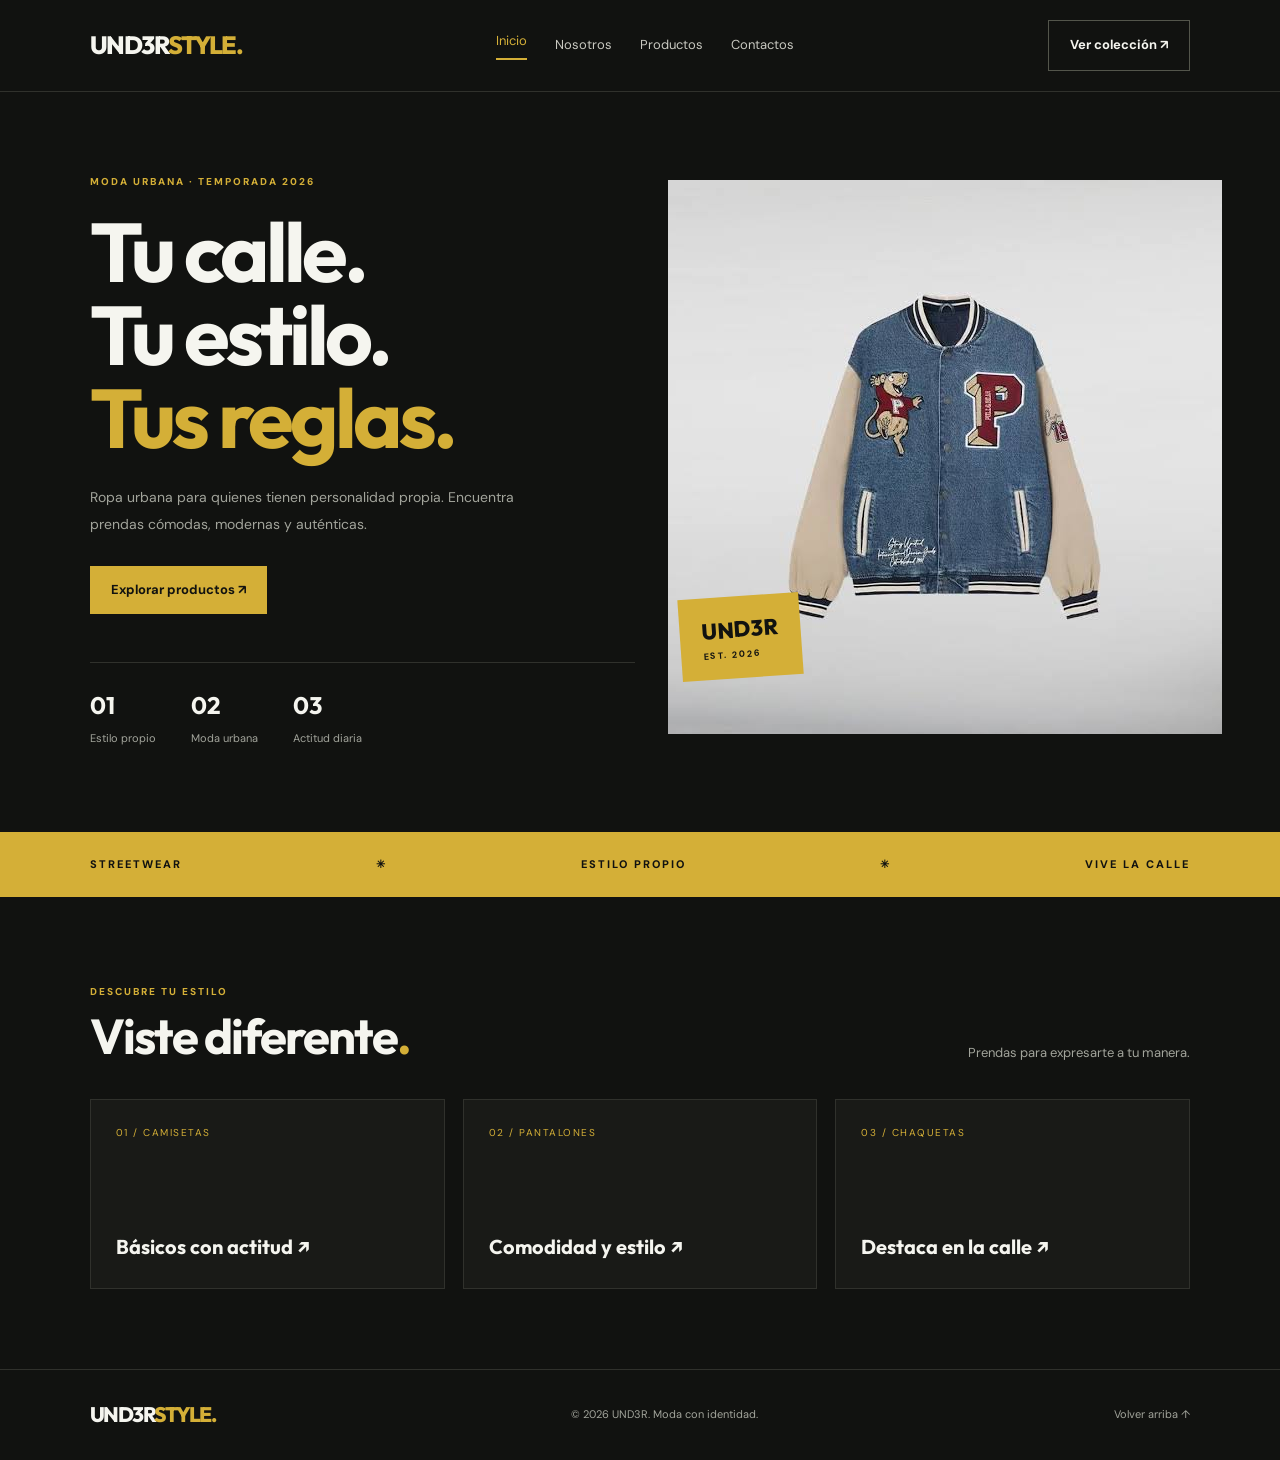
<file: index.html>
<!DOCTYPE html>
<html lang="es">
<head>
    <meta charset="UTF-8">
    <meta name="viewport" content="width=device-width, initial-scale=1.0">
    <title>UND3R| Inicio</title>
    <link rel="stylesheet" href="./style.css">
</head>
<body>
    <header class="encabezado">
        <a href="index.html" class="logo">UND3R<span>STYLE.</span></a>
        <nav class="menu">
            <a href="index.html" class="activo">Inicio</a>
            <a href="nosotros.html">Nosotros</a>
            <a href="productos.html">Productos</a>
            <a href="contactos.html">Contactos</a>
        </nav>
        <a href="productos.html" class="boton boton-menu">Ver colección ↗</a>
    </header>

    <main>
        <section class="hero">
            <div class="hero-contenido">
                <span class="etiqueta">MODA URBANA · TEMPORADA 2026</span>
                <h1>Tu calle.<br>Tu estilo.<br><span>Tus reglas.</span></h1>
                <p>Ropa urbana para quienes tienen personalidad propia. Encuentra prendas cómodas, modernas y auténticas.</p>
                <a href="productos.html" class="boton boton-principal">Explorar productos ↗</a>
                <div class="estadisticas">
                    <div><strong>01</strong><small>Estilo propio</small></div>
                    <div><strong>02</strong><small>Moda urbana</small></div>
                    <div><strong>03</strong><small>Actitud diaria</small></div>
                </div>
            </div>

            <div class="hero-visual">
                <div class="imagen-grande">
                    <img src="imagenes/portada.jpg" alt="Moda urbana">
                </div>
                <div class="sello"><span>UND3R</span><strong>EST. 2026</strong></div>
            </div>
        </section>

        <section class="franja">
            <span>STREETWEAR</span><span>✳</span>
            <span>ESTILO PROPIO</span><span>✳</span>
            <span>VIVE LA CALLE</span>
        </section>

        <section class="seccion">
            <div class="encabezado-seccion">
                <div>
                    <span class="etiqueta">DESCUBRE TU ESTILO</span>
                    <h2>Viste diferente<span>.</span></h2>
                </div>
                <p>Prendas para expresarte a tu manera.</p>
            </div>
            <div class="tarjetas-inicio">
                <a href="productos.html" class="tarjeta">
                    <span>01 / CAMISETAS</span>
                    <strong>Básicos con actitud ↗</strong>
                </a>
                <a href="productos.html" class="tarjeta">
                    <span>02 / PANTALONES</span>
                    <strong>Comodidad y estilo ↗</strong>
                </a>
                <a href="productos.html" class="tarjeta">
                    <span>03 / CHAQUETAS</span>
                    <strong>Destaca en la calle ↗</strong>
                </a>
            </div>
        </section>
    </main>

    <footer class="pie">
        <a href="index.html" class="logo">UND3R<span>STYLE.</span></a>
        <p>© 2026 UND3R. Moda con identidad.</p>
        <a href="#top">Volver arriba ↑</a>
    </footer>
</body>
</html>
</file>
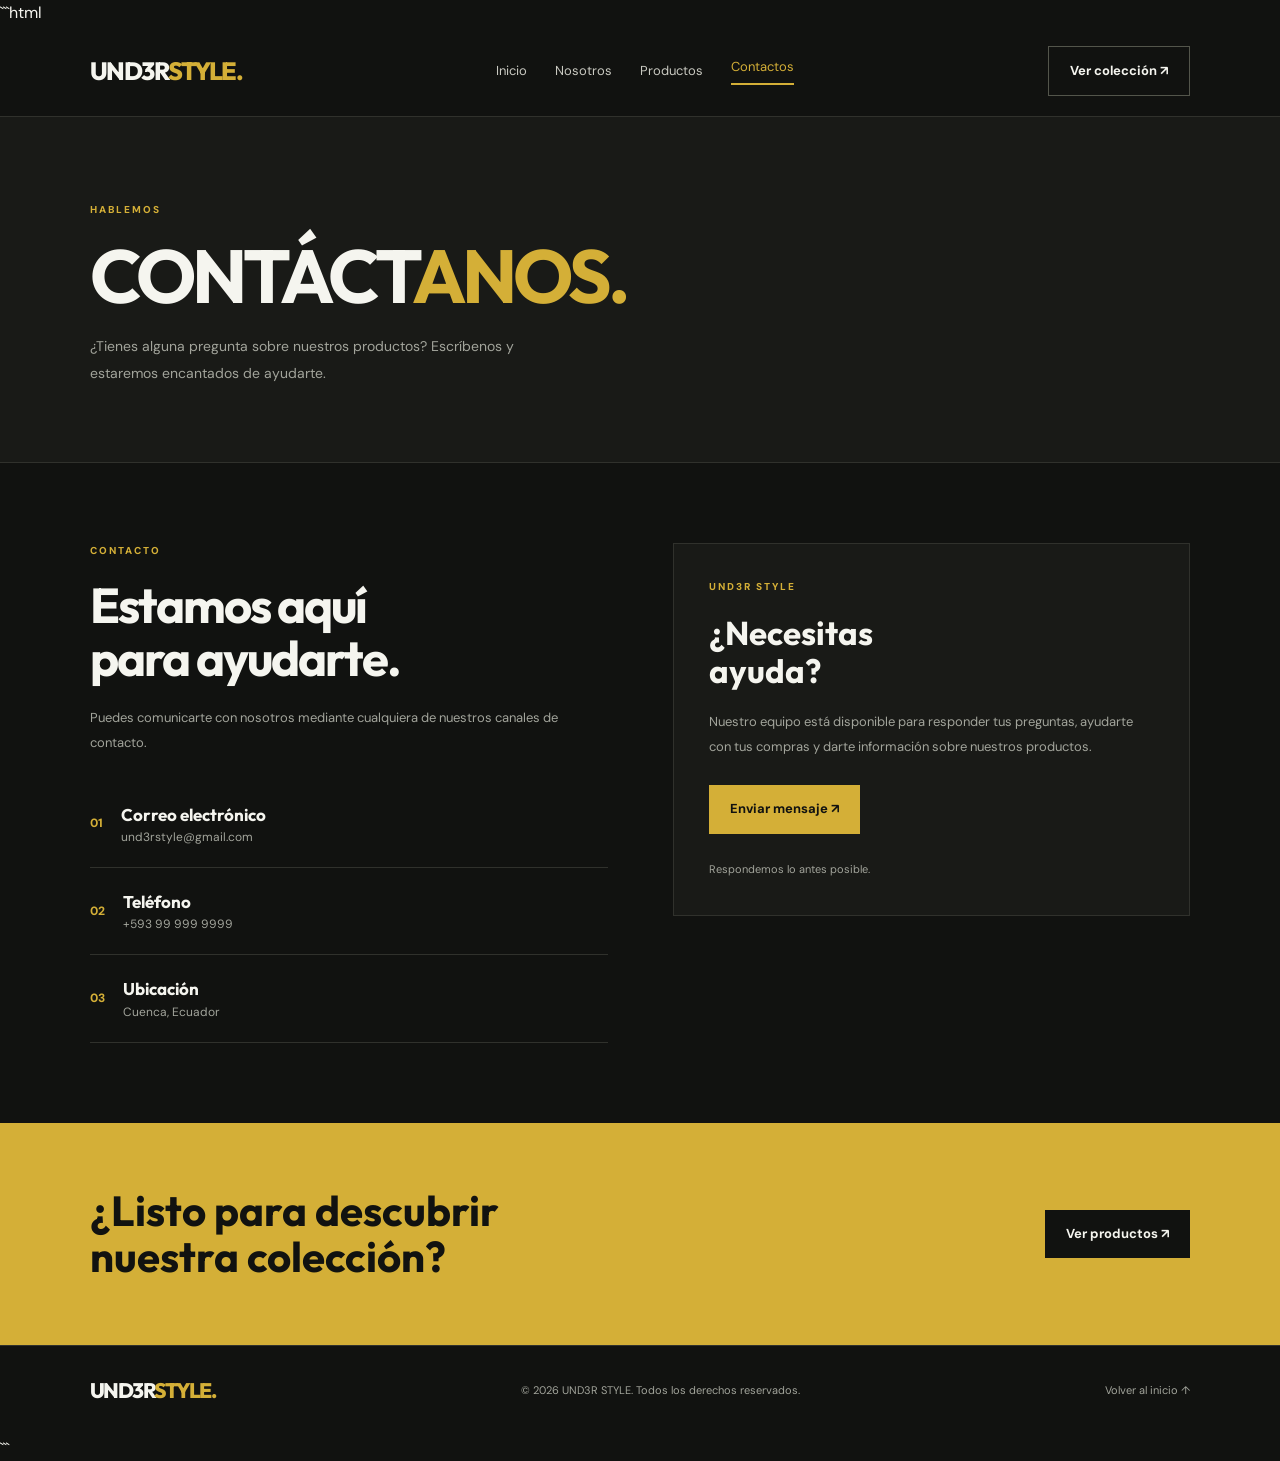
<file: contactos.html>
```html
<!DOCTYPE html>
<html lang="es">

<head>
    <meta charset="UTF-8">
    <meta name="viewport" content="width=device-width, initial-scale=1.0">
    <title>UND3R | Contactos</title>
    <link rel="stylesheet" href="./style.css">
</head>

<body>

    <!-- ENCABEZADO -->
    <header class="encabezado">

        <a href="index.html" class="logo">
            UND3R<span>STYLE.</span>
        </a>

        <nav class="menu">
            <a href="index.html">Inicio</a>
            <a href="nosotros.html">Nosotros</a>
            <a href="productos.html">Productos</a>
            <a href="contactos.html" class="activo">Contactos</a>
        </nav>

        <a href="productos.html" class="boton boton-menu">
            Ver colección ↗
        </a>

    </header>


    <!-- CABECERA DE CONTACTOS -->
    <section class="pagina-cabecera">

        <span class="etiqueta">HABLEMOS</span>

        <h1>
            CONTÁCT<span>ANOS.</span>
        </h1>

        <p>
            ¿Tienes alguna pregunta sobre nuestros productos?
            Escríbenos y estaremos encantados de ayudarte.
        </p>

    </section>


    <!-- INFORMACIÓN DE CONTACTO -->
    <section class="seccion">

        <div class="contacto-contenido">

            <!-- INFORMACIÓN -->
            <div class="contacto-info">

                <span class="etiqueta">CONTACTO</span>

                <h2>
                    Estamos aquí<br>
                    para <span>ayudarte.</span>
                </h2>

                <p>
                    Puedes comunicarte con nosotros mediante cualquiera
                    de nuestros canales de contacto.
                </p>


                <div class="dato-contacto">

                    <span>01</span>

                    <div>
                        <h3>Correo electrónico</h3>
                        <p>und3rstyle@gmail.com</p>
                    </div>

                </div>


                <div class="dato-contacto">

                    <span>02</span>

                    <div>
                        <h3>Teléfono</h3>
                        <p>+593 99 999 9999</p>
                    </div>

                </div>


                <div class="dato-contacto">

                    <span>03</span>

                    <div>
                        <h3>Ubicación</h3>
                        <p>Cuenca, Ecuador</p>
                    </div>

                </div>

            </div>


            <!-- PANEL -->
            <div class="contacto-panel">

                <span class="etiqueta">
                    UND3R STYLE
                </span>

                <h2>
                    ¿Necesitas<br>
                    <span>ayuda?</span>
                </h2>

                <p>
                    Nuestro equipo está disponible para responder
                    tus preguntas, ayudarte con tus compras y darte
                    información sobre nuestros productos.
                </p>

                <a href="mailto:und3rstyle@gmail.com"
                   class="boton boton-principal">
                    Enviar mensaje ↗
                </a>

                <p class="nota">
                    Respondemos lo antes posible.
                </p>

            </div>

        </div>

    </section>


    <!-- LLAMADA A LA ACCIÓN -->
    <section class="llamada">

        <h2>
            ¿Listo para descubrir<br>
            nuestra colección?
        </h2>

        <a href="productos.html" class="boton boton-principal">
            Ver productos ↗
        </a>

    </section>


    <!-- PIE DE PÁGINA -->
    <footer class="pie">

        <div class="logo">
            UND3R<span>STYLE.</span>
        </div>

        <p>
            © 2026 UND3R STYLE. Todos los derechos reservados.
        </p>

        <a href="index.html">
            Volver al inicio ↑
        </a>

    </footer>

</body>
</html>
```
</file>
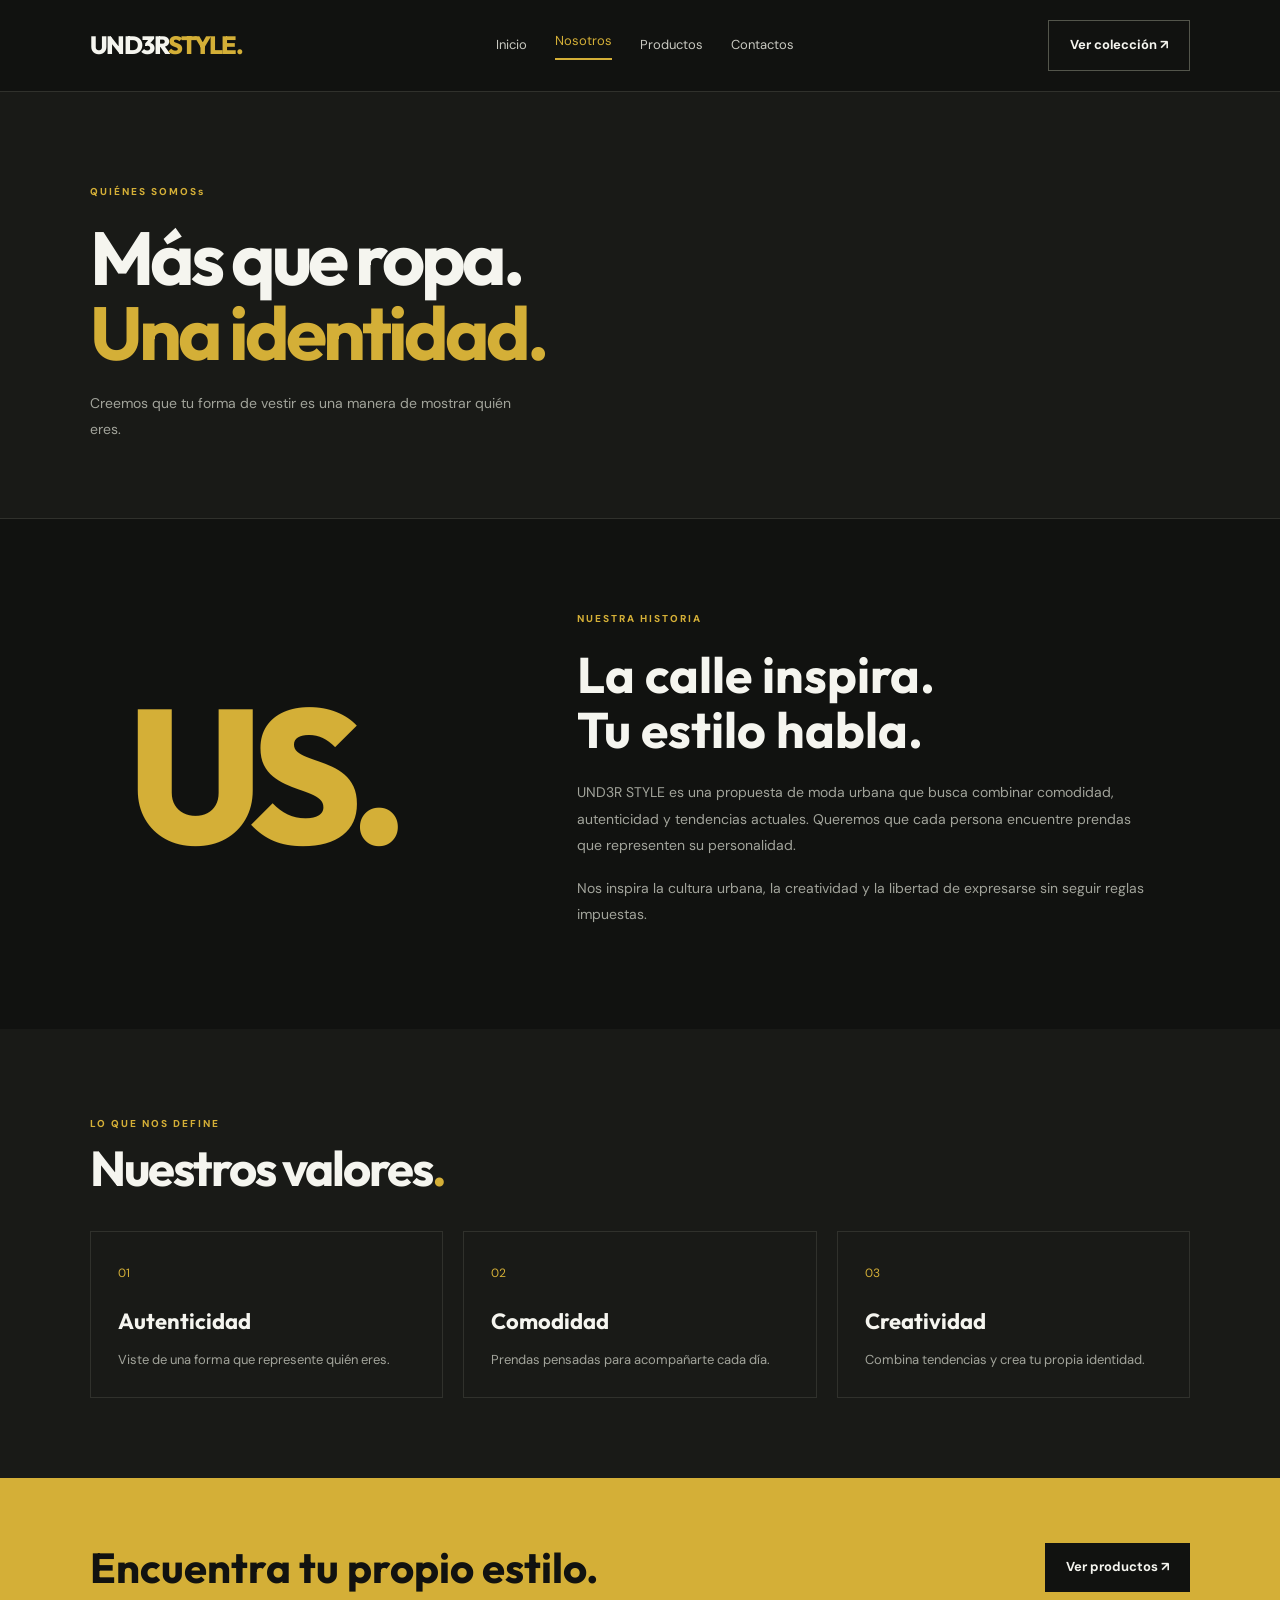
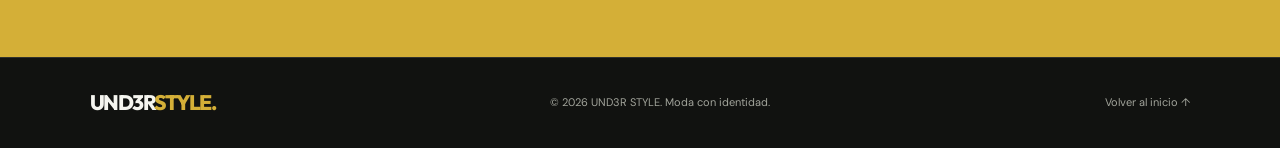
<file: nosotros.html>
<!DOCTYPE html>
<html lang="es">
<head>
    <meta charset="UTF-8">
    <meta name="viewport" content="width=device-width, initial-scale=1.0">
    <title>UND3R STYLE | Nosotros</title>
    <link rel="stylesheet" href="./style.css">
</head>
<body>
    <header class="encabezado">
        <a href="index.html" class="logo">UND3R<span>STYLE.</span></a>
        <nav class="menu">
            <a href="index.html">Inicio</a>
            <a href="nosotros.html" class="activo">Nosotros</a>
            <a href="productos.html">Productos</a>
            <a href="contactos.html">Contactos</a>
        </nav>
        <a href="productos.html" class="boton boton-menu">Ver colección ↗</a>
    </header>

    <main>
        <section class="pagina-cabecera">
            <span class="etiqueta">QUIÉNES SOMOSs</span>
            <h1>Más que ropa.<br><span>Una identidad.</span></h1>
            <p>Creemos que tu forma de vestir es una manera de mostrar quién eres.</p>
        </section>

        <section class="nosotros-contenido">
            <div class="bloque-marca">US<span>.</span></div>
            <div>
                <span class="etiqueta">NUESTRA HISTORIA</span>
                <h2>La calle inspira.<br>Tu estilo habla.</h2>
                <p>UND3R STYLE es una propuesta de moda urbana que busca combinar comodidad, autenticidad y tendencias actuales. Queremos que cada persona encuentre prendas que representen su personalidad.</p>
                <p>Nos inspira la cultura urbana, la creatividad y la libertad de expresarse sin seguir reglas impuestas.</p>
            </div>
        </section>

        <section class="valores seccion">
            <div class="encabezado-seccion">
                <div>
                    <span class="etiqueta">LO QUE NOS DEFINE</span>
                    <h2>Nuestros valores<span>.</span></h2>
                </div>
            </div>
            <div class="rejilla-valores">
                <article class="valor">
                    <span>01</span>
                    <h3>Autenticidad</h3>
                    <p>Viste de una forma que represente quién eres.</p>
                </article>
                <article class="valor">
                    <span>02</span>
                    <h3>Comodidad</h3>
                    <p>Prendas pensadas para acompañarte cada día.</p>
                </article>
                <article class="valor">
                    <span>03</span>
                    <h3>Creatividad</h3>
                    <p>Combina tendencias y crea tu propia identidad.</p>
                </article>
            </div>
        </section>

        <section class="llamada">
            <h2>Encuentra tu propio estilo.</h2>
            <a href="productos.html" class="boton boton-principal">Ver productos ↗</a>
        </section>
    </main>

    <footer class="pie">
        <a href="index.html" class="logo">UND3R<span>STYLE.</span></a>
        <p>© 2026 UND3R STYLE. Moda con identidad.</p>
        <a href="index.html">Volver al inicio ↑</a>
    </footer>
</body>
</html>
</file>
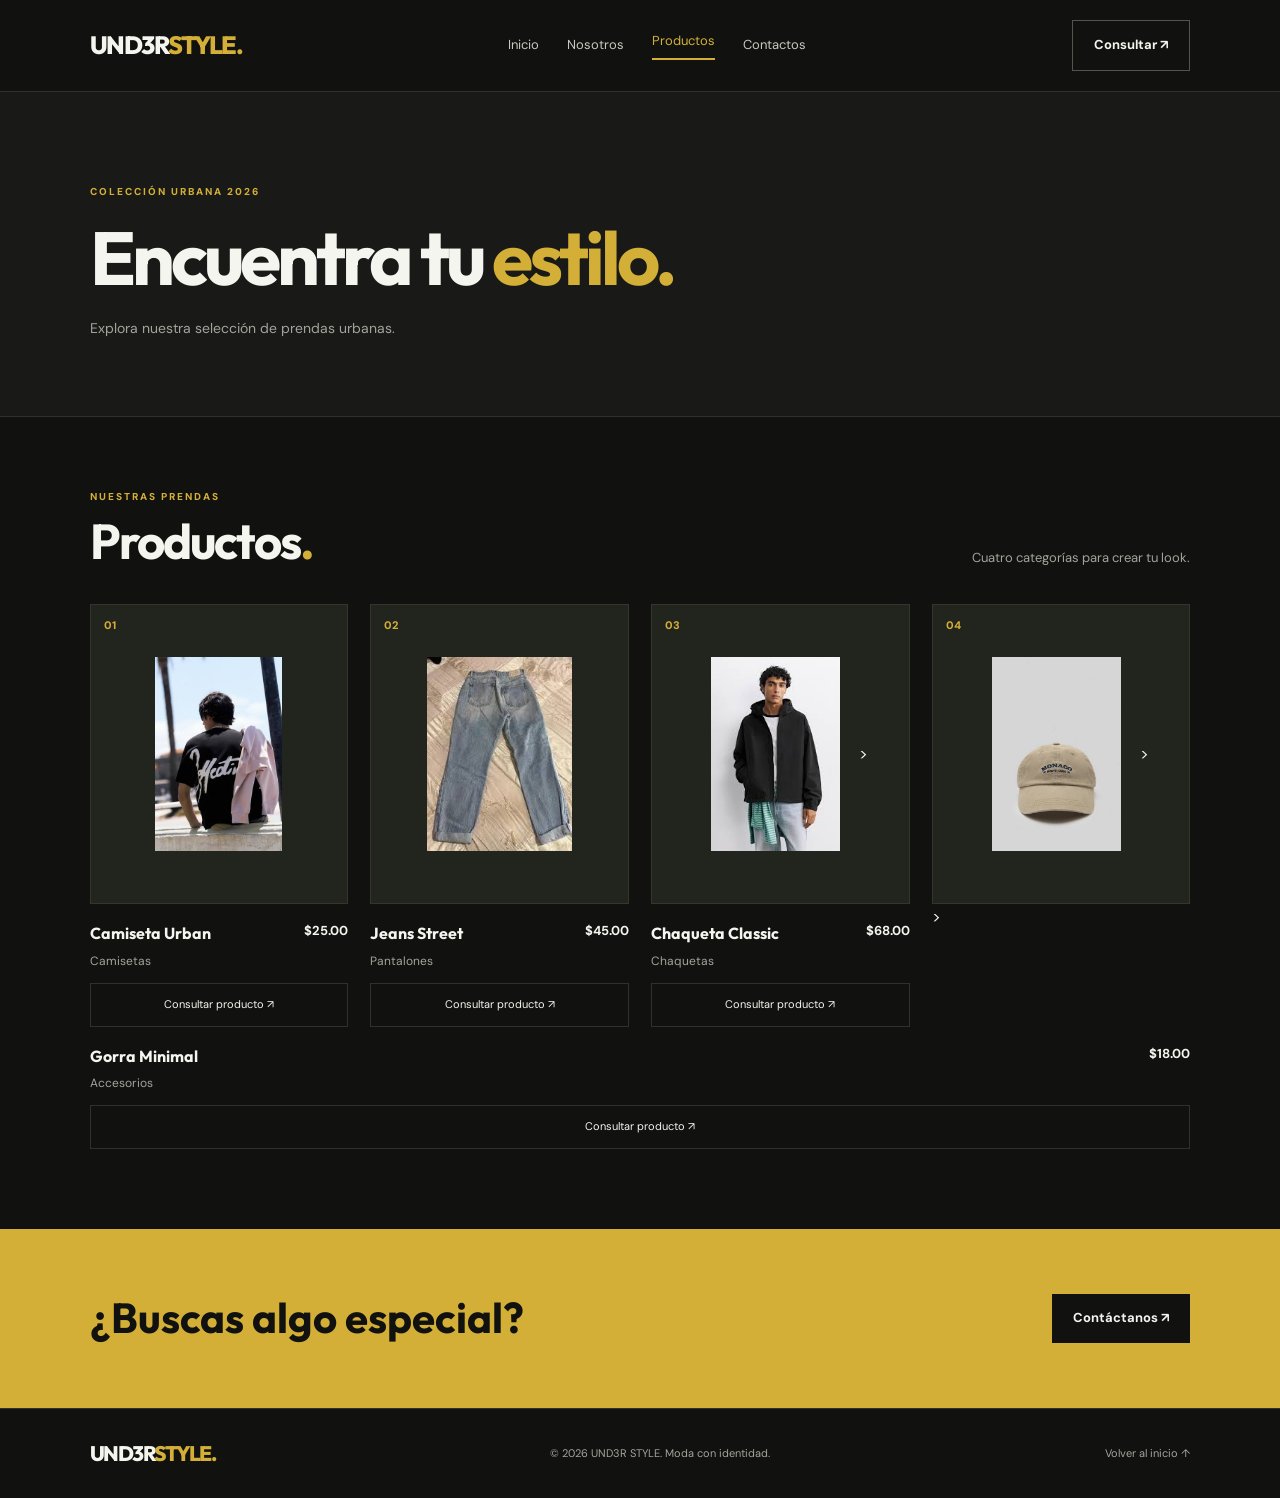
<file: productos.html>
<!DOCTYPE html>
<html lang="es">
<head>
    <meta charset="UTF-8">
    <meta name="viewport" content="width=device-width, initial-scale=1.0">
    <title>UND3R STYLE | Productos</title>
    <link rel="stylesheet" href="./style.css">
</head>
<body>
    <header class="encabezado">
        <a href="index.html" class="logo">UND3R<span>STYLE.</span></a>
        <nav class="menu">
            <a href="index.html">Inicio</a>
            <a href="nosotros.html">Nosotros</a>
            <a href="productos.html" class="activo">Productos</a>
            <a href="contactos.html">Contactos</a>
        </nav>
        <a href="contactos.html" class="boton boton-menu">Consultar ↗</a>
    </header>

    <main>
        <section class="pagina-cabecera">
            <span class="etiqueta">COLECCIÓN URBANA 2026</span>
            <h1>Encuentra tu <span>estilo.</span></h1>
            <p>Explora nuestra selección de prendas urbanas.</p>
        </section>

        <section class="seccion catalogo">
            <div class="encabezado-seccion">
                <div>
                    <span class="etiqueta">NUESTRAS PRENDAS</span>
                    <h2>Productos<span>.</span></h2>
                </div>
                <p>Cuatro categorías para crear tu look.</p>
            </div>

            <div class="rejilla-productos">
                <article class="producto">
                    <div class="producto-foto">
                        <span class="numero-producto">01</span>
                        <img src="imagenes/camiseta.jpg" class="imagen-pequena">
                    </div>
                    <div class="producto-detalle">
                        <div><h3>Camiseta Urban</h3><p>Camisetas</p></div>
                        <strong>$25.00</strong>
                    </div>
                    <a href="contactos.html" class="enlace-producto">Consultar producto ↗</a>
                </article>

                <article class="producto">
                    <div class="producto-foto">
                        <span class="numero-producto">02</span>
                        <img src="imagenes/jeans.jpg" class="imagen-pequena">
                    </div>
                    <div class="producto-detalle">
                        <div><h3>Jeans Street</h3><p>Pantalones</p></div>
                        <strong>$45.00</strong>
                    </div>
                    <a href="contactos.html" class="enlace-producto">Consultar producto ↗</a>
                </article>

                <article class="producto">
                    <div class="producto-foto">
                        <span class="numero-producto">03</span>
                        <img src="imagenes/chaqueta.jpg"  class="imagen-pequena">>
                    </div>
                    <div class="producto-detalle">
                        <div><h3>Chaqueta Classic</h3><p>Chaquetas</p></div>
                        <strong>$68.00</strong>
                    </div>
                    <a href="contactos.html" class="enlace-producto">Consultar producto ↗</a>
                </article>

                <article class="producto">
                    <div class="producto-foto">
                        <span class="numero-producto">04</span>
                       <img src="imagenes/gorra.jpg" class="imagen-pequena">>
                    </div>>
                    </div>
                    <div class="producto-detalle">
                        <div><h3>Gorra Minimal</h3><p>Accesorios</p></div>
                        <strong>$18.00</strong>
                    </div>
                    <a href="contactos.html" class="enlace-producto">Consultar producto ↗</a>
                </article>
            </div>
        </section>

        <section class="llamada">
            <h2>¿Buscas algo especial?</h2>
            <a href="contactos.html" class="boton boton-principal">Contáctanos ↗</a>
        </section>
    </main>

    <footer class="pie">
        <a href="index.html" class="logo">UND3R<span>STYLE.</span></a>
        <p>© 2026 UND3R STYLE. Moda con identidad.</p>
        <a href="index.html">Volver al inicio ↑</a>
    </footer>
</body>
</html>
</file>
<file: style.css>
@import url('https://fonts.googleapis.com/css2?family=DM+Sans:wght@400;500;600;700;800&family=Outfit:wght@400;500;600;700;800&display=swap');

:root {
    --fondo: #111210;
    --panel: #191a17;
    --blanco: #f5f5ef;
    --gris: #a2a49b;
    --verde: #d4af37;
    --borde: #30312c;
}

* {
    margin: 0;
    padding: 0;
    box-sizing: border-box;
    scroll-behavior: smooth;
}

body {
    font-family: 'DM Sans', sans-serif;
    background: var(--fondo);
    color: var(--blanco);
    line-height: 1.6;
}

a {
    color: inherit;
    text-decoration: none;
}

.encabezado {
    min-height: 82px;
    padding: 20px 7%;
    display: flex;
    align-items: center;
    justify-content: space-between;
    gap: 25px;
    border-bottom: 1px solid var(--borde);
}

.logo {
    font-family: 'Outfit', sans-serif;
    font-size: 25px;
    font-weight: 800;
    letter-spacing: -1.5px;
    white-space: nowrap;
}

.logo span,
.contacto h2 span,
.encabezado-seccion h2 span {
    color: var(--verde);
}

.menu {
    display: flex;
    align-items: center;
    gap: 28px;
}

.menu a {
    color: #c9c9c1;
    font-size: 13px;
    transition: color 0.2s;
}

.menu a:hover,
.menu a.activo {
    color: var(--verde);
}

.menu a.activo {
    border-bottom: 2px solid var(--verde);
    padding-bottom: 6px;
}

.boton {
    display: inline-flex;
    align-items: center;
    justify-content: center;
    gap: 12px;
    padding: 14px 21px;
    font-size: 13px;
    font-weight: 700;
    transition: 0.25s;
}

.boton-menu {
    border: 1px solid #53554b;
}

.boton-menu:hover {
    background: var(--verde);
    color: var(--fondo);
}

.boton-principal {
    background: var(--verde);
    color: var(--fondo);
}

.boton-principal:hover {
    background: #dcffa0;
    transform: translateY(-2px);
}

.hero {
    padding: 75px 7% 85px;
    display: grid;
    grid-template-columns: 1fr 0.9fr;
    align-items: center;
    gap: 65px;
}

.hero-contenido {
    max-width: 580px;
}

.etiqueta {
    display: inline-block;
    color: var(--verde);
    font-size: 10px;
    font-weight: 800;
    letter-spacing: 2px;
    margin-bottom: 20px;
}

.hero h1,
.pagina-cabecera h1 {
    font-family: 'Outfit', sans-serif;
    font-size: clamp(50px, 6.5vw, 88px);
    line-height: 1;
    letter-spacing: -4px;
    margin-bottom: 25px;
}

.hero h1 span,
.pagina-cabecera h1 span {
    color: var(--verde);
}

.hero-contenido > p,
.pagina-cabecera > p {
    max-width: 450px;
    color: var(--gris);
    font-size: 14px;
    line-height: 1.9;
    margin-bottom: 28px;
}

.estadisticas {
    display: flex;
    gap: 35px;
    margin-top: 48px;
    padding-top: 23px;
    border-top: 1px solid var(--borde);
}

.estadisticas div {
    display: flex;
    flex-direction: column;
    gap: 5px;
}

.estadisticas strong {
    font-family: 'Outfit', sans-serif;
    font-size: 24px;
}

.estadisticas small {
    color: var(--gris);
    font-size: 11px;
}

.hero-visual {
    position: relative;
    min-width: 0;
}

.imagen-grande {
    height: 490px;
    background: #22241e;
    border: 1px solid #34362d;
    display: flex;
    align-items: center;
    justify-content: center;
}

.marcador-foto {
    display: inline-block;
    color: #757969;
    border: 1px dashed #696d5c;
    padding: 12px;
    font-size: 10px;
    font-weight: 700;
    letter-spacing: 1.5px;
    text-align: center;
}

.sello {
    position: absolute;
    left: -20px;
    bottom: 25px;
    padding: 16px 22px;
    display: flex;
    flex-direction: column;
    background: var(--verde);
    color: var(--fondo);
    transform: rotate(-4deg);
}

.sello span {
    font-family: 'Outfit', sans-serif;
    font-size: 22px;
    font-weight: 800;
}

.sello strong {
    font-size: 9px;
    letter-spacing: 2px;
}

.franja {
    padding: 20px 7%;
    min-height: 65px;
    display: flex;
    align-items: center;
    justify-content: space-between;
    gap: 18px;
    background: var(--verde);
    color: var(--fondo);
    font-size: 11px;
    font-weight: 800;
    letter-spacing: 2px;
}

.seccion {
    padding: 80px 7%;
}

.encabezado-seccion {
    display: flex;
    align-items: end;
    justify-content: space-between;
    gap: 25px;
    margin-bottom: 35px;
}

.encabezado-seccion .etiqueta {
    margin-bottom: 10px;
}

.encabezado-seccion h2,
.contacto-info h2 {
    font-family: 'Outfit', sans-serif;
    font-size: clamp(35px, 4vw, 49px);
    letter-spacing: -2px;
    line-height: 1.1;
}

.encabezado-seccion > p {
    color: var(--gris);
    font-size: 13px;
}

.tarjetas-inicio {
    display: grid;
    grid-template-columns: repeat(3, minmax(0, 1fr));
    gap: 18px;
}

.tarjeta {
    min-height: 190px;
    padding: 25px;
    background: var(--panel);
    border: 1px solid var(--borde);
    display: flex;
    flex-direction: column;
    justify-content: space-between;
    gap: 25px;
    transition: border-color 0.25s, transform 0.25s;
}

.tarjeta:hover {
    border-color: var(--verde);
    transform: translateY(-4px);
}

.tarjeta span {
    color: var(--verde);
    font-size: 10px;
    letter-spacing: 1.5px;
}

.tarjeta strong {
    font-family: 'Outfit', sans-serif;
    font-size: 20px;
}

.pie {
    padding: 28px 7%;
    border-top: 1px solid var(--borde);
    display: flex;
    align-items: center;
    justify-content: space-between;
    flex-wrap: wrap;
    gap: 20px;
}

.pie .logo {
    font-size: 21px;
}

.pie p,
.pie > a:last-child {
    color: var(--gris);
    font-size: 11px;
}

/* PÁGINAS INTERIORES */

.pagina-cabecera {
    padding: 85px 7% 75px;
    background: var(--panel);
    border-bottom: 1px solid var(--borde);
}

.pagina-cabecera h1 {
    font-size: clamp(45px, 6vw, 75px);
    margin-bottom: 20px;
}

.pagina-cabecera > p {
    margin-bottom: 0;
}

.nosotros-contenido {
    padding: 85px 10%;
    display: grid;
    grid-template-columns: 0.8fr 1.2fr;
    align-items: center;
    gap: 65px;
}

.bloque-marca {
    font-family: 'Outfit', sans-serif;
    font-size: clamp(100px, 18vw, 190px);
    font-weight: 800;
    letter-spacing: -12px;
    line-height: 1;
    color: var(--verde);
}

.nosotros-contenido h2 {
    font-family: 'Outfit', sans-serif;
    font-size: clamp(35px, 4vw, 50px);
    line-height: 1.1;
    margin-bottom: 22px;
}

.nosotros-contenido p {
    color: var(--gris);
    font-size: 14px;
    line-height: 1.9;
    margin-bottom: 16px;
}

.valores {
    background: var(--panel);
}

.rejilla-valores {
    display: grid;
    grid-template-columns: repeat(3, minmax(0, 1fr));
    gap: 20px;
}

.valor {
    padding: 27px;
    border: 1px solid var(--borde);
}

.valor > span {
    color: var(--verde);
    font-size: 12px;
}

.valor h3 {
    font-family: 'Outfit', sans-serif;
    font-size: 22px;
    margin: 20px 0 10px;
}

.valor p {
    color: var(--gris);
    font-size: 13px;
}

.llamada {
    padding: 65px 7%;
    display: flex;
    justify-content: space-between;
    align-items: center;
    gap: 25px;
    background: var(--verde);
    color: var(--fondo);
}

.llamada h2 {
    font-family: 'Outfit', sans-serif;
    font-size: clamp(27px, 4vw, 42px);
    line-height: 1.1;
}

.llamada .boton-principal {
    background: var(--fondo);
    color: var(--blanco);
    flex-shrink: 0;
}

/* CATÁLOGO */

.catalogo {
    padding-top: 65px;
}

.catalogo .encabezado-seccion {
    margin-bottom: 35px;
}

.rejilla-productos {
    display: grid;
    grid-template-columns: repeat(4, minmax(0, 1fr));
    gap: 22px;
}

.producto {
    min-width: 0;
}

.producto-foto {
    height: 300px;
    background: #22241e;
    border: 1px solid #34362d;
    display: flex;
    align-items: center;
    justify-content: center;
    position: relative;
    transition: background 0.25s;
    overflow: hidden;
}
.producto-foto img {
    width: 100%;
    height: 100%;
    object-fit: contain;
    display: block;
}

.producto:hover .producto-foto {
    background: #292d21;
}

.numero-producto {
    position: absolute;
    top: 12px;
    left: 13px;
    color: var(--verde);
    font-size: 11px;
    font-weight: 800;
}

.producto-detalle {
    padding: 17px 0 12px;
    display: flex;
    justify-content: space-between;
    align-items: start;
    gap: 10px;
}

.producto-detalle h3 {
    font-family: 'Outfit', sans-serif;
    font-size: 16px;
}

.producto-detalle p {
    color: var(--gris);
    font-size: 12px;
    margin-top: 5px;
}

.producto-detalle > strong {
    font-size: 13px;
    white-space: nowrap;
}

.enlace-producto {
    display: block;
    padding: 12px 8px;
    border: 1px solid var(--borde);
    text-align: center;
    font-size: 11px;
    transition: 0.25s;
}

.enlace-producto:hover {
    color: var(--fondo);
    background: var(--verde);
    border-color: var(--verde);
}

/* CONTACTOS */

.contacto-contenido {
    display: grid;
    grid-template-columns: 1fr 1fr;
    gap: 65px;
    align-items: start;
}

.contacto-info h2 {
    margin-bottom: 20px;
}

.contacto-info > p,
.contacto-panel > p {
    color: var(--gris);
    font-size: 13px;
    line-height: 1.9;
    margin-bottom: 25px;
}

.dato-contacto {
    display: flex;
    align-items: center;
    gap: 18px;
    padding: 20px 0;
    border-bottom: 1px solid var(--borde);
}

.dato-contacto > span {
    color: var(--verde);
    font-size: 12px;
    font-weight: 800;
}

.dato-contacto h3 {
    font-family: 'Outfit', sans-serif;
    font-size: 17px;
}

.dato-contacto p {
    color: var(--gris);
    font-size: 12px;
}

.contacto-panel {
    padding: 35px;
    background: var(--panel);
    border: 1px solid var(--borde);
}

.contacto-panel h2 {
    font-family: 'Outfit', sans-serif;
    font-size: 33px;
    line-height: 1.15;
    margin-bottom: 20px;
}

.contacto-panel .nota {
    margin-top: 25px;
    margin-bottom: 0;
    font-size: 11px;
}

/* TABLETS */

@media (max-width: 1000px) {
    .encabezado {
        padding-left: 5%;
        padding-right: 5%;
        flex-wrap: wrap;
    }

    .menu {
        gap: 16px;
    }

    .hero {
        padding: 60px 5%;
        gap: 35px;
    }

    .hero h1 {
        font-size: 62px;
    }

    .imagen-grande {
        height: 400px;
    }

    .seccion {
        padding: 65px 5%;
    }

    .rejilla-productos {
        grid-template-columns: repeat(2, minmax(0, 1fr));
        gap: 28px 18px;
    }

    .producto-foto {
        height: 320px;
    }

    .nosotros-contenido {
        padding: 65px 7%;
        gap: 30px;
    }

    .contacto-contenido {
        gap: 30px;
    }

    .pie {
        padding-left: 5%;
        padding-right: 5%;
    }
}

/* CELULARES */

@media (max-width: 650px) {
    .encabezado {
        padding: 18px 5%;
        gap: 17px;
    }

    .logo {
        font-size: 22px;
    }

    .boton-menu {
        padding: 10px 12px;
        font-size: 11px;
    }

    .menu {
        order: 3;
        width: 100%;
        justify-content: space-between;
        gap: 8px;
    }

    .menu a {
        font-size: 11px;
    }

    .hero {
        grid-template-columns: 1fr;
        padding: 55px 6%;
        gap: 40px;
    }

    .hero h1 {
        font-size: clamp(50px, 13vw, 70px);
        letter-spacing: -3px;
    }

    .estadisticas {
        gap: 20px;
        margin-top: 35px;
    }

    .estadisticas strong {
        font-size: 20px;
    }

    .estadisticas small {
        font-size: 10px;
    }

    .imagen-grande {
        height: 340px;
    }

    .sello {
        left: -8px;
        bottom: 18px;
    }

    .franja {
        justify-content: flex-start;
        overflow: hidden;
        white-space: nowrap;
        padding: 18px 5%;
        gap: 20px;
    }

    .franja span:nth-child(n+4) {
        display: none;
    }

    .encabezado-seccion {
        align-items: flex-start;
        flex-direction: column;
        gap: 8px;
    }

    .tarjetas-inicio,
    .rejilla-valores {
        grid-template-columns: 1fr;
    }

    .tarjeta {
        min-height: 145px;
    }

    .seccion {
        padding: 55px 5%;
    }

    .pagina-cabecera {
        padding: 60px 6%;
    }

    .pagina-cabecera h1 {
        font-size: 47px;
        letter-spacing: -2px;
    }

    .nosotros-contenido {
        grid-template-columns: 1fr;
        padding: 55px 6%;
        gap: 25px;
    }

    .bloque-marca {
        font-size: 105px;
        letter-spacing: -7px;
    }

    .llamada {
        padding: 45px 6%;
        align-items: flex-start;
        flex-direction: column;
    }

    .rejilla-productos {
        gap: 25px 12px;
    }

    .producto-foto {
        height: 220px;
    }

    .marcador-foto {
        font-size: 8px;
        letter-spacing: 0.5px;
        padding: 8px 5px;
    }

    .producto-detalle {
        flex-direction: column;
        gap: 7px;
    }

    .producto-detalle h3 {
        font-size: 14px;
    }

    .enlace-producto {
        font-size: 10px;
    }

    .contacto-contenido {
        grid-template-columns: 1fr;
        gap: 35px;
    }

    .contacto-panel {
        padding: 25px;
    }

    .contacto-panel h2 {
        font-size: 29px;
    }

    .pie {
        padding: 27px 5%;
        flex-direction: column;
        text-align: center;
        gap: 13px;
    }
}

@media (max-width: 380px) {
    .menu a {
        font-size: 10px;
    }

    .hero h1 {
        font-size: 47px;
    }

    .producto-foto {
        height: 180px;
    }

    .producto-detalle h3 {
        font-size: 13px;
    }
}
.producto-foto img.imagen-pequena {
    width: 65%;
    height: 65%;
    object-fit: contain;
}
</file>
